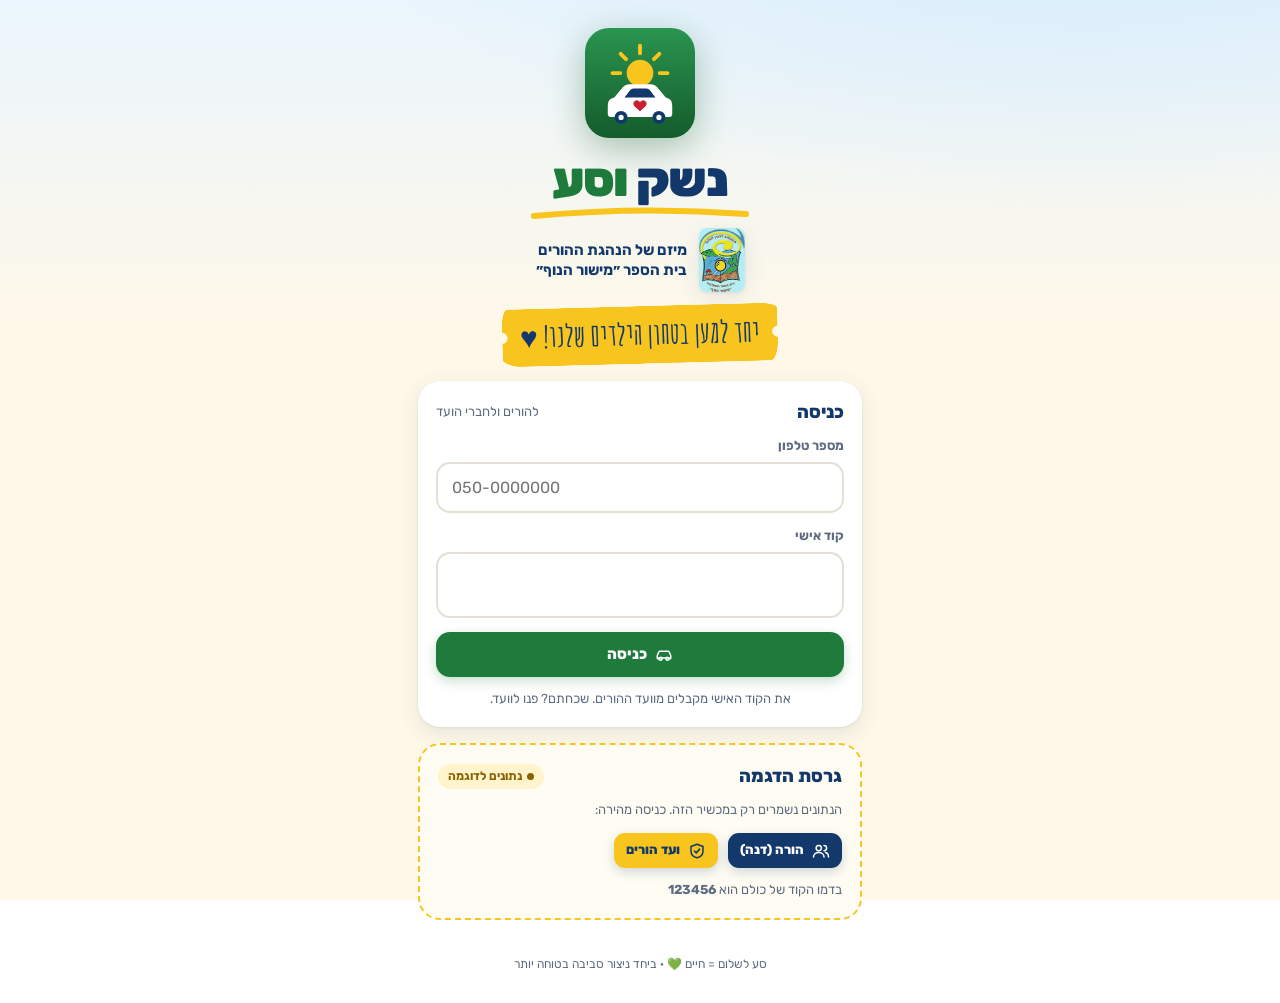
<file: neshek-vase/index.html>
<!doctype html>
<html lang="he" dir="rtl">
<head>
  <meta charset="UTF-8" />
  <meta name="viewport" content="width=device-width, initial-scale=1, viewport-fit=cover" />
  <title>נשק וסע · מישור הנוף</title>
  <meta name="description" content="ניהול משמרות ונוכחות הורים בפס הירוק – סע לשלום, בית הספר מישור הנוף" />
  <meta name="theme-color" content="#1e7b3c" />
  <link rel="manifest" href="manifest.webmanifest" />
  <link rel="icon" href="icons/icon.svg" type="image/svg+xml" />
  <link rel="apple-touch-icon" href="icons/apple-touch-icon.png" />
  <meta name="apple-mobile-web-app-capable" content="yes" />
  <meta name="mobile-web-app-capable" content="yes" />
  <meta name="apple-mobile-web-app-status-bar-style" content="default" />
  <meta name="apple-mobile-web-app-title" content="נשק וסע" />
  <link rel="preconnect" href="https://fonts.googleapis.com" />
  <link rel="preconnect" href="https://fonts.gstatic.com" crossorigin />
  <link href="https://fonts.googleapis.com/css2?family=Rubik:wght@400;500;700;800;900&family=Amatic+SC:wght@700&display=swap" rel="stylesheet" />
  <link rel="stylesheet" href="styles.css" />
</head>
<body>
  <div id="app" aria-live="polite"></div>
  <div id="modal-root"></div>
  <div id="toast" role="status"></div>
  <script src="config.js"></script>
  <script src="store.js"></script>
  <script src="app.js"></script>
</body>
</html>
</file>
<file: neshek-vase/styles.css>
/* =========================================================
   נשק וסע · סע לשלום – visual language from the flyer:
   green / navy / sun-yellow / alert-red, brush-stroke labels
   ========================================================= */
:root {
  --green: #1e7b3c;
  --green-d: #145c2c;
  --green-l: #e5f4ea;
  --navy: #13386b;
  --navy-l: #e7eef8;
  --yellow: #f7c51e;
  --yellow-l: #fff4cc;
  --red: #c8202f;
  --red-l: #fde8ea;
  --orange: #f08a1c;
  --cream: #fff8e8;
  --ink: #17233a;
  --muted: #5d6b82;
  --line: #e4e0d4;
  --card: #ffffff;
  --radius: 22px;
  --shadow: 0 6px 22px rgba(19, 56, 107, .10), 0 1px 3px rgba(19, 56, 107, .08);
  --shadow-lg: 0 18px 40px rgba(19, 56, 107, .18);
  --font: 'Rubik', system-ui, -apple-system, 'Segoe UI', Arial, sans-serif;
  --hand: 'Amatic SC', 'Rubik', cursive;
  --safe-b: env(safe-area-inset-bottom, 0px);
  --safe-t: env(safe-area-inset-top, 0px);
}

* { box-sizing: border-box; -webkit-tap-highlight-color: transparent; }
html, body { margin: 0; }
body {
  font-family: var(--font);
  color: var(--ink);
  background:
    radial-gradient(1200px 500px at 85% -10%, #d7ecfb 0%, transparent 60%),
    linear-gradient(180deg, #eaf5fd 0%, var(--cream) 340px, var(--cream) 100%);
  background-attachment: fixed;
  min-height: 100vh;
  line-height: 1.45;
}
button, input, select, textarea { font: inherit; color: inherit; }
button { cursor: pointer; }
a { color: var(--navy); }
.hidden { display: none !important; }

/* ---------- layout ---------- */
.shell { max-width: 560px; margin: 0 auto; padding: calc(12px + var(--safe-t)) 16px calc(110px + var(--safe-b)); }
.shell.wide { max-width: 1080px; }

.topbar { display: flex; align-items: center; justify-content: space-between; gap: 12px; margin-bottom: 18px; }
.brand { display: flex; align-items: center; gap: 10px; text-decoration: none; }
.brand-mark { width: 46px; height: 46px; flex: none; filter: drop-shadow(0 3px 6px rgba(20, 92, 44, .3)); }
.brand-text { line-height: 1; }
.brand-title { font-weight: 900; font-size: 24px; letter-spacing: -.5px; }
.brand-title .a { color: var(--navy); }
.brand-title .b { color: var(--green); }
.brand-sub { font-size: 12px; color: var(--muted); font-weight: 500; margin-top: 3px; }
.icon-btn {
  width: 42px; height: 42px; border-radius: 14px; border: 0; background: #fff;
  box-shadow: var(--shadow); display: grid; place-items: center; color: var(--navy);
}
.icon-btn svg { width: 20px; height: 20px; }

/* ---------- brush labels (like the flyer) ---------- */
.brush {
  display: inline-block; position: relative; padding: 6px 18px 8px; font-weight: 900;
  color: #fff; z-index: 0; transform: rotate(-1.5deg);
}
.brush::before {
  content: ''; position: absolute; inset: 0; z-index: -1; background: var(--green);
  border-radius: 6px 18px 8px 22px / 18px 6px 22px 8px;
  -webkit-mask: radial-gradient(circle at 0 50%, transparent 5px, #000 6px) left / 51% 100% no-repeat,
                radial-gradient(circle at 100% 50%, transparent 5px, #000 6px) right / 51% 100% no-repeat;
}
.brush.yellow { color: var(--navy); }
.brush.yellow::before { background: var(--yellow); }
.brush.red::before { background: var(--red); }
.brush.navy::before { background: var(--navy); }
.hand { font-family: var(--hand); font-weight: 700; }

/* ---------- cards ---------- */
.card { background: var(--card); border-radius: var(--radius); box-shadow: var(--shadow); padding: 18px; margin-bottom: 16px; }
.card h2, .card h3 { margin: 0 0 10px; }
.card-title { display: flex; align-items: center; justify-content: space-between; gap: 8px; margin-bottom: 12px; }
.card-title h3 { margin: 0; font-size: 18px; font-weight: 800; color: var(--navy); }
.section-label { font-size: 13px; font-weight: 700; color: var(--muted); margin: 22px 4px 10px; letter-spacing: .2px; }

/* ---------- hero (shift today) ---------- */
.hero {
  position: relative; overflow: hidden; border-radius: 28px; padding: 22px 20px 24px; color: #fff;
  background: linear-gradient(150deg, #2a9450 0%, var(--green) 45%, var(--green-d) 100%);
  box-shadow: var(--shadow-lg); margin-bottom: 18px;
}
.hero::after { /* green lane stripes */
  content: ''; position: absolute; inset: auto -20% -40px -20%; height: 90px; opacity: .13;
  background: repeating-linear-gradient(100deg, #fff 0 26px, transparent 26px 60px);
  transform: rotate(-4deg);
}
.hero.navy { background: linear-gradient(150deg, #20518f 0%, var(--navy) 60%, #0c2549 100%); }
.hero.gold { background: linear-gradient(150deg, #ffd84a 0%, var(--yellow) 50%, #e9a90c 100%); color: var(--navy); }
.hero .sun { position: absolute; top: -40px; left: -40px; width: 150px; height: 150px; opacity: .9; }
.hero-kicker { font-size: 13px; font-weight: 700; opacity: .9; display: flex; align-items: center; gap: 6px; }
.hero h1 { margin: 6px 0 4px; font-size: 30px; font-weight: 900; line-height: 1.1; }
.hero p { margin: 0; opacity: .92; }
.hero .meta { display: flex; flex-wrap: wrap; gap: 8px; margin-top: 14px; position: relative; z-index: 1; }
.pill {
  display: inline-flex; align-items: center; gap: 6px; padding: 6px 12px; border-radius: 999px;
  font-size: 13px; font-weight: 700; background: rgba(255, 255, 255, .18); backdrop-filter: blur(6px);
}
.hero.gold .pill { background: rgba(19, 56, 107, .1); }
.pill svg { width: 15px; height: 15px; }

/* the big check-in button */
.checkin-wrap { display: grid; place-items: center; margin: 22px 0 6px; position: relative; z-index: 1; }
.checkin {
  width: 196px; height: 196px; border-radius: 50%; border: 0; position: relative;
  background: radial-gradient(circle at 35% 30%, #ffe680, var(--yellow) 55%, #e2a808 100%);
  color: var(--navy); font-weight: 900; font-size: 26px; line-height: 1.1;
  box-shadow: 0 0 0 10px rgba(255, 255, 255, .16), 0 0 0 22px rgba(255, 255, 255, .08), 0 18px 30px rgba(0, 0, 0, .25);
  display: flex; flex-direction: column; align-items: center; justify-content: center; gap: 6px;
  transition: transform .15s ease;
  animation: pulse 2.4s ease-in-out infinite;
}
.checkin:active { transform: scale(.95); }
.checkin svg { width: 46px; height: 46px; }
.checkin small { font-size: 13px; font-weight: 700; opacity: .8; }
.checkin.out { background: radial-gradient(circle at 35% 30%, #ff7a85, var(--red) 60%, #8f1420 100%); color: #fff; }
.checkin.done { background: radial-gradient(circle at 35% 30%, #fff, #e9f7ee 70%); color: var(--green); animation: none; }
@keyframes pulse {
  0%, 100% { box-shadow: 0 0 0 10px rgba(255, 255, 255, .16), 0 0 0 22px rgba(255, 255, 255, .08), 0 18px 30px rgba(0, 0, 0, .25); }
  50% { box-shadow: 0 0 0 16px rgba(255, 255, 255, .22), 0 0 0 34px rgba(255, 255, 255, .06), 0 18px 30px rgba(0, 0, 0, .25); }
}
.timer { font-variant-numeric: tabular-nums; font-size: 15px; font-weight: 700; text-align: center; margin-top: 12px; position: relative; z-index: 1; }
.times { display: flex; justify-content: center; gap: 10px; margin-top: 12px; position: relative; z-index: 1; }
.times .t { background: rgba(255, 255, 255, .16); border-radius: 14px; padding: 8px 14px; text-align: center; min-width: 96px; }
.times .t b { display: block; font-size: 22px; font-variant-numeric: tabular-nums; }
.times .t span { font-size: 12px; opacity: .85; }

/* partner */
.partner { display: flex; align-items: center; gap: 12px; }
.avatar {
  width: 44px; height: 44px; border-radius: 50%; display: grid; place-items: center; flex: none;
  font-weight: 800; color: #fff; font-size: 16px; background: var(--navy);
}
.avatar.sm { width: 34px; height: 34px; font-size: 13px; }
.who { flex: 1; min-width: 0; }
.who b { display: block; white-space: nowrap; overflow: hidden; text-overflow: ellipsis; }
.who span { font-size: 13px; color: var(--muted); }

/* ---------- status chips ---------- */
.chip { display: inline-flex; align-items: center; gap: 5px; font-size: 12px; font-weight: 700; padding: 4px 10px; border-radius: 999px; white-space: nowrap; }
.chip::before { content: ''; width: 7px; height: 7px; border-radius: 50%; background: currentColor; }
.st-future { background: var(--navy-l); color: var(--navy); }
.st-pending { background: var(--yellow-l); color: #8a6200; }
.st-active { background: #dff3ff; color: #0b6aa8; }
.st-done { background: var(--green-l); color: var(--green); }
.st-missed { background: var(--red-l); color: var(--red); }
.st-excused { background: #efe9fb; color: #6b3fb8; }
.st-late { background: #fff0de; color: #b45d00; }

/* ---------- lists ---------- */
.list { display: flex; flex-direction: column; }
.row { display: flex; align-items: center; gap: 12px; padding: 12px 2px; border-bottom: 1px solid var(--line); }
.row:last-child { border-bottom: 0; }
.row .date-badge {
  width: 52px; flex: none; text-align: center; border-radius: 14px; padding: 6px 0; background: var(--cream); line-height: 1.05;
}
.date-badge b { display: block; font-size: 20px; font-weight: 900; color: var(--navy); }
.date-badge span { font-size: 11px; color: var(--muted); font-weight: 700; }
.row.clickable { cursor: pointer; }
.row.clickable:hover { background: #fbfaf6; }

/* ---------- stats ---------- */
.stats { display: grid; grid-template-columns: repeat(3, 1fr); gap: 10px; margin-bottom: 16px; }
.stat { background: #fff; border-radius: 18px; padding: 14px 10px; text-align: center; box-shadow: var(--shadow); }
.stat b { display: block; font-size: 26px; font-weight: 900; color: var(--navy); font-variant-numeric: tabular-nums; }
.stat span { font-size: 12px; color: var(--muted); font-weight: 600; }
.stat.g b { color: var(--green); }
.stat.r b { color: var(--red); }
.stat.y b { color: #b07d00; }
.stats.four { grid-template-columns: repeat(4, 1fr); }
@media (max-width: 520px) { .stats.four { grid-template-columns: repeat(2, 1fr); } }

/* ---------- buttons ---------- */
.btn {
  display: inline-flex; align-items: center; justify-content: center; gap: 8px; border: 0; border-radius: 14px;
  padding: 12px 18px; font-weight: 800; font-size: 15px; background: var(--navy); color: #fff;
  box-shadow: 0 4px 12px rgba(19, 56, 107, .2); transition: transform .1s, filter .15s;
}
.btn:active { transform: scale(.97); }
.btn:hover { filter: brightness(1.08); }
.btn svg { width: 18px; height: 18px; }
.btn.green { background: var(--green); box-shadow: 0 4px 12px rgba(30, 123, 60, .25); }
.btn.yellow { background: var(--yellow); color: var(--navy); }
.btn.red { background: var(--red); }
.btn.ghost { background: #fff; color: var(--navy); box-shadow: inset 0 0 0 2px var(--line); }
.btn.sm { padding: 8px 12px; font-size: 13px; border-radius: 11px; }
.btn.block { width: 100%; }
.btn[disabled] { opacity: .45; pointer-events: none; }
.btn-row { display: flex; gap: 10px; flex-wrap: wrap; }

/* ---------- forms ---------- */
.field { display: block; margin-bottom: 14px; }
.field > span { display: block; font-size: 13px; font-weight: 700; color: var(--muted); margin-bottom: 6px; }
.input, select.input, textarea.input {
  width: 100%; border: 2px solid var(--line); background: #fff; border-radius: 14px; padding: 12px 14px; font-size: 16px;
  outline: none; transition: border-color .15s, box-shadow .15s;
}
.input:focus { border-color: var(--green); box-shadow: 0 0 0 4px rgba(30, 123, 60, .12); }
.grid2 { display: grid; grid-template-columns: minmax(0, 1fr) minmax(0, 1fr); gap: 10px; }
.grid2 .input { min-width: 0; }
input[type=date].input, input[type=time].input { -webkit-appearance: none; appearance: none; min-height: 50px; }
.pin-input { letter-spacing: 12px; text-align: center; font-size: 26px; font-weight: 800; }
.days-picker { display: flex; gap: 6px; flex-wrap: wrap; }
.days-picker label { position: relative; }
.days-picker input { position: absolute; opacity: 0; }
.days-picker span {
  display: grid; place-items: center; width: 42px; height: 42px; border-radius: 12px; border: 2px solid var(--line);
  font-weight: 800; background: #fff; cursor: pointer;
}
.days-picker input:checked + span { background: var(--green); color: #fff; border-color: var(--green); }

/* ---------- login ---------- */
.login { min-height: 100vh; display: flex; flex-direction: column; padding: calc(28px + var(--safe-t)) 18px 30px; max-width: 480px; margin: 0 auto; }
.login-hero { text-align: center; position: relative; margin-bottom: 18px; }
.login-hero .logo-big { width: 110px; height: 110px; margin: 0 auto 6px; filter: drop-shadow(0 10px 18px rgba(20, 92, 44, .35)); animation: float 4s ease-in-out infinite; }
@keyframes float { 50% { transform: translateY(-6px) rotate(-2deg); } }
.login-title { font-size: 48px; font-weight: 900; line-height: 1; margin: 6px 0 0; letter-spacing: -1px; }
.login-title .a { color: var(--navy); }
.login-title .b { color: var(--green); }
.login-underline { width: 220px; height: 14px; margin: 2px auto 8px; display: block; }
.login-sub { color: var(--navy); font-weight: 700; font-size: 15px; }
.login-tag { margin: 14px auto 0; font-size: 30px; }
.tabs { display: flex; background: #fff; padding: 5px; border-radius: 16px; box-shadow: var(--shadow); margin-bottom: 14px; }
.tabs button { flex: 1; border: 0; background: none; padding: 11px; border-radius: 12px; font-weight: 800; color: var(--muted); display: flex; align-items: center; justify-content: center; gap: 6px; }
.tabs button svg { width: 18px; height: 18px; }
.tabs button.on { background: var(--green); color: #fff; box-shadow: 0 4px 10px rgba(30, 123, 60, .3); }
.tabs.scroll { overflow-x: auto; scrollbar-width: none; }
.tabs.scroll::-webkit-scrollbar { display: none; }
.tabs.scroll button { flex: 1 0 auto; padding: 10px 14px; }
.tabs.navy button.on { background: var(--navy); box-shadow: 0 4px 10px rgba(19, 56, 107, .3); }

.picker { max-height: 290px; overflow-y: auto; margin: 10px -4px 0; padding: 0 4px; }
.pick {
  display: flex; align-items: center; gap: 12px; padding: 10px; border-radius: 14px; border: 2px solid transparent;
  width: 100%; background: none; text-align: right;
}
.pick:hover { background: var(--cream); }
.pick.on { border-color: var(--green); background: var(--green-l); }
.pick .check { width: 24px; height: 24px; border-radius: 8px; border: 2px solid var(--line); display: grid; place-items: center; flex: none; background: #fff; }
.pick.on .check { background: var(--green); border-color: var(--green); color: #fff; }
.pick .check svg { width: 14px; height: 14px; }
.login-foot { text-align: center; color: var(--muted); font-size: 12px; margin-top: auto; padding-top: 20px; }

/* ---------- bottom nav ---------- */
.nav {
  position: fixed; bottom: calc(12px + var(--safe-b)); left: 50%; transform: translateX(-50%); z-index: 20;
  display: flex; gap: 4px; padding: 6px; background: rgba(255, 255, 255, .92); backdrop-filter: blur(14px);
  border-radius: 24px; box-shadow: var(--shadow-lg); width: min(520px, calc(100% - 24px));
}
.nav a {
  flex: 1; display: flex; flex-direction: column; align-items: center; gap: 2px; padding: 8px 4px; border-radius: 18px;
  text-decoration: none; color: var(--muted); font-size: 11px; font-weight: 700; transition: background .2s, color .2s;
}
.nav a svg { width: 23px; height: 23px; }
.nav a.on { background: var(--green); color: #fff; }

/* ---------- week / calendar ---------- */
.weekbar { display: flex; align-items: center; justify-content: space-between; margin-bottom: 12px; }
.weekbar b { font-size: 16px; color: var(--navy); }
.day-card { background: #fff; border-radius: 20px; box-shadow: var(--shadow); padding: 14px; margin-bottom: 12px; border-inline-start: 6px solid var(--line); }
.day-card.today { border-inline-start-color: var(--yellow); background: linear-gradient(90deg, #fff, var(--yellow-l)); }
.day-card.mine { box-shadow: 0 0 0 3px var(--green), var(--shadow); }
.day-head { display: flex; justify-content: space-between; align-items: center; margin-bottom: 8px; }
.day-head b { color: var(--navy); }
.day-head span { font-size: 13px; color: var(--muted); }
.team { display: flex; flex-direction: column; gap: 8px; }
.team .tm { display: flex; align-items: center; gap: 10px; }
.empty { color: var(--muted); font-size: 14px; text-align: center; padding: 18px 8px; }
.empty .big { font-size: 40px; display: block; margin-bottom: 4px; }

.cal { display: grid; grid-template-columns: repeat(7, 1fr); gap: 6px; }
.cal .dow { text-align: center; font-size: 12px; font-weight: 800; color: var(--muted); padding: 4px 0; }
.cal .cell {
  min-height: 92px; background: #fff; border-radius: 14px; padding: 6px; box-shadow: 0 1px 3px rgba(19, 56, 107, .08);
  display: flex; flex-direction: column; gap: 3px; cursor: pointer; border: 2px solid transparent; text-align: right;
  transition: transform .1s, border-color .15s;
}
.cal .cell:hover { border-color: var(--green); }
.cal .cell.off { background: transparent; box-shadow: none; cursor: default; opacity: .5; }
.cal .cell.off:hover { border-color: transparent; }
.cal .cell.out { visibility: hidden; }
.cal .cell.today { border-color: var(--yellow); background: var(--yellow-l); }
.cal .num { font-weight: 900; font-size: 14px; color: var(--navy); }
.cal .nm { font-size: 11px; font-weight: 600; padding: 2px 5px; border-radius: 6px; white-space: nowrap; overflow: hidden; text-overflow: ellipsis; }
.cal .add { font-size: 11px; color: var(--muted); margin-top: auto; }
@media (max-width: 640px) {
  .cal { gap: 3px; }
  .cal .cell { min-height: 70px; padding: 4px; border-radius: 10px; }
  .cal .nm { font-size: 9.5px; padding: 1px 3px; }
}

/* ---------- live board (admin today) ---------- */
.board { display: grid; grid-template-columns: repeat(auto-fill, minmax(240px, 1fr)); gap: 12px; }
.board .slot { background: #fff; border-radius: 20px; padding: 16px; box-shadow: var(--shadow); border-top: 6px solid var(--line); }
.board .slot.st-b-active { border-top-color: #0b6aa8; }
.board .slot.st-b-done { border-top-color: var(--green); }
.board .slot.st-b-missed { border-top-color: var(--red); }
.board .slot.st-b-pending { border-top-color: var(--yellow); }
.board .slot.st-b-excused { border-top-color: #6b3fb8; }
.slot .acts { display: flex; gap: 6px; margin-top: 12px; flex-wrap: wrap; }

/* ---------- table ---------- */
.table-wrap { overflow-x: auto; margin: 0 -18px; padding: 0 18px; }
table.t { width: 100%; border-collapse: collapse; font-size: 14px; }
table.t th { text-align: right; font-size: 12px; color: var(--muted); font-weight: 800; padding: 8px; border-bottom: 2px solid var(--line); white-space: nowrap; }
table.t td { padding: 10px 8px; border-bottom: 1px solid var(--line); white-space: nowrap; }
table.t tr:hover td { background: #fbfaf6; }
.bar { height: 8px; border-radius: 99px; background: var(--line); overflow: hidden; min-width: 70px; }
.bar i { display: block; height: 100%; background: var(--green); border-radius: 99px; }

/* ---------- modal ---------- */
.modal-back {
  position: fixed; inset: 0; z-index: 50; background: rgba(12, 28, 52, .45); backdrop-filter: blur(3px);
  display: flex; align-items: flex-end; justify-content: center; animation: fade .2s ease;
}
.modal {
  background: var(--cream); width: 100%; max-width: 560px; max-height: 92vh; overflow-y: auto;
  border-radius: 28px 28px 0 0; padding: 10px 18px calc(22px + var(--safe-b)); animation: up .28s cubic-bezier(.2, .9, .3, 1.2);
}
.modal .grab { width: 44px; height: 5px; border-radius: 9px; background: #cfc8b6; margin: 0 auto 12px; }
.modal h2 { margin: 0 0 14px; color: var(--navy); font-size: 22px; font-weight: 900; }
@media (min-width: 700px) {
  .modal-back { align-items: center; }
  .modal { border-radius: 28px; padding-top: 22px; }
  .modal .grab { display: none; }
}
@keyframes fade { from { opacity: 0; } }
@keyframes up { from { transform: translateY(60px); opacity: 0; } }

/* ---------- toast ---------- */
#toast {
  position: fixed; top: calc(14px + var(--safe-t)); left: 50%; transform: translate(-50%, -120px); z-index: 60;
  background: var(--navy); color: #fff; padding: 12px 20px; border-radius: 16px; font-weight: 700; box-shadow: var(--shadow-lg);
  transition: transform .35s cubic-bezier(.2, .9, .3, 1.3); max-width: calc(100% - 32px); text-align: center;
}
#toast.show { transform: translate(-50%, 0); }
#toast.ok { background: var(--green); }
#toast.err { background: var(--red); }

/* ---------- install banner ---------- */
.install {
  display: flex; align-items: center; gap: 12px; background: var(--navy); color: #fff; border-radius: 20px; padding: 12px 14px; margin-bottom: 16px;
  box-shadow: var(--shadow);
}
.install img { width: 42px; height: 42px; border-radius: 11px; }
.install div { flex: 1; font-size: 13px; }
.install b { display: block; font-size: 15px; }

/* ---------- confetti ---------- */
.confetti { position: fixed; inset: 0; pointer-events: none; z-index: 70; overflow: hidden; }
.confetti i { position: absolute; top: -20px; width: 10px; height: 16px; border-radius: 3px; animation: fall linear forwards; }
@keyframes fall { to { transform: translateY(110vh) rotate(720deg); } }

/* ---------- misc ---------- */
.muted { color: var(--muted); }
.small { font-size: 13px; }
.center { text-align: center; }
.mt0 { margin-top: 0; }
.spacer { height: 8px; }
.split { display: flex; align-items: center; justify-content: space-between; gap: 10px; flex-wrap: wrap; }
.search { position: relative; }
.search svg { position: absolute; top: 50%; right: 14px; width: 18px; height: 18px; transform: translateY(-50%); color: var(--muted); }
.search .input { padding-right: 42px; }
.thanks { text-align: center; position: relative; z-index: 1; margin-top: 8px; font-size: 34px; }
.flyer-strip {
  border-radius: 20px; background: var(--green); color: #fff; padding: 14px 16px; display: flex; align-items: center; gap: 12px;
  box-shadow: var(--shadow); margin-bottom: 16px;
}
.flyer-strip .eq { background: var(--yellow); color: var(--navy); font-weight: 900; padding: 6px 12px; border-radius: 10px; transform: rotate(-4deg); white-space: nowrap; }
.how { display: grid; gap: 12px; }
.how .step { display: flex; gap: 12px; align-items: flex-start; }
.how .ic { width: 46px; height: 46px; border-radius: 50%; display: grid; place-items: center; color: #fff; flex: none; }
.how .ic svg { width: 22px; height: 22px; }
.log-row { font-size: 13px; padding: 8px 0; border-bottom: 1px solid var(--line); display: flex; gap: 10px; }
.log-row time { color: var(--muted); white-space: nowrap; font-variant-numeric: tabular-nums; }

/* ---------- v2: login school badge, codes, notices, splash ---------- */
.login-school { display: flex; align-items: center; justify-content: center; gap: 12px; margin-top: 4px; }
.login-school img { width: 46px; height: auto; border-radius: 8px; box-shadow: var(--shadow); }
.login-school .login-sub { text-align: right; line-height: 1.35; }
.demo-box { border: 2px dashed var(--yellow); box-shadow: none; background: #fffdf3; }
.notice { background: var(--yellow-l); box-shadow: none; border: 1px solid #f1dd94; padding: 14px 16px; }
.code-big { font-size: 34px; font-weight: 900; letter-spacing: 8px; color: var(--navy); text-align: center; margin: 4px 0 14px; font-variant-numeric: tabular-nums; }
.code-card { background: linear-gradient(160deg, #fff, var(--green-l)); }
.school-foot { display: flex; align-items: center; justify-content: center; gap: 12px; margin: 8px 0 4px; color: var(--muted); font-size: 13px; font-weight: 600; }
.school-foot img { width: 52px; border-radius: 8px; }
.splash { min-height: 100vh; display: flex; flex-direction: column; align-items: center; justify-content: center; gap: 14px; }
.splash img { width: 96px; animation: float 3s ease-in-out infinite; }
.splash-t { font-size: 36px; font-weight: 900; }
.splash-t .a { color: var(--navy); }
.splash-t .b { color: var(--green); }
.spinner { width: 30px; height: 30px; border-radius: 50%; border: 4px solid var(--green-l); border-top-color: var(--green); animation: spin .8s linear infinite; }
@keyframes spin { to { transform: rotate(360deg); } }
.checkin[disabled] { animation: none; opacity: .85; }
@media (prefers-reduced-motion: reduce) {
  *, *::before, *::after { animation-duration: .01ms !important; animation-iteration-count: 1 !important; transition-duration: .01ms !important; }
}
:focus-visible { outline: 3px solid var(--yellow); outline-offset: 2px; }
</file>
